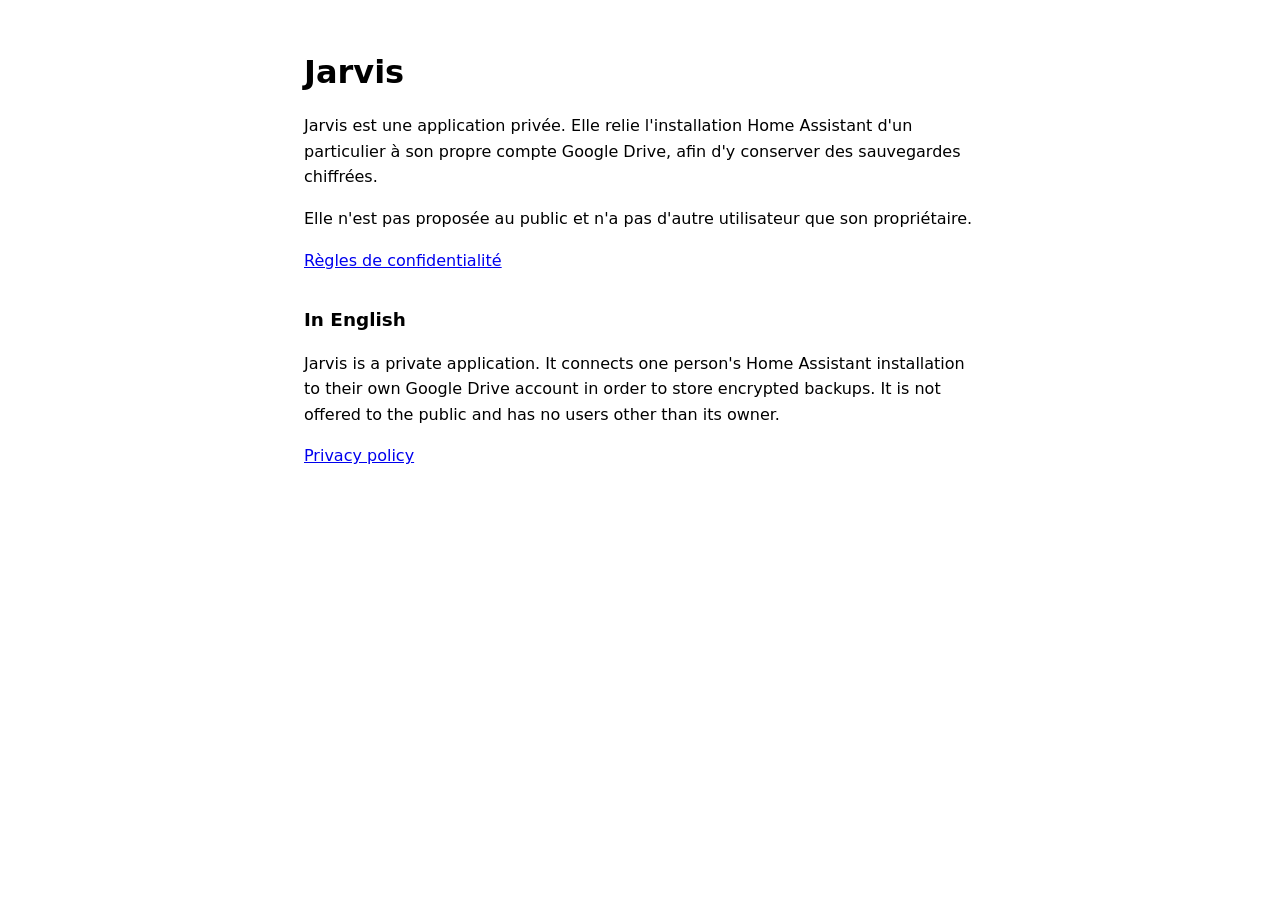
<file: index.html>
<!DOCTYPE html>
<html lang="fr">
<head>
  <meta charset="utf-8">
  <meta name="viewport" content="width=device-width, initial-scale=1">
  <title>Jarvis</title>
  <link rel="stylesheet" href="style.css">
</head>
<body>
  <main>
    <h1>Jarvis</h1>
    <p>Jarvis est une application privée. Elle relie l'installation Home Assistant d'un particulier à son propre compte Google Drive, afin d'y conserver des sauvegardes chiffrées.</p>
    <p>Elle n'est pas proposée au public et n'a pas d'autre utilisateur que son propriétaire.</p>
    <p><a href="privacy.html">Règles de confidentialité</a></p>

    <h2 lang="en">In English</h2>
    <p lang="en">Jarvis is a private application. It connects one person's Home Assistant installation to their own Google Drive account in order to store encrypted backups. It is not offered to the public and has no users other than its owner.</p>
    <p lang="en"><a href="privacy.html#english">Privacy policy</a></p>
  </main>
</body>
</html>
</file>
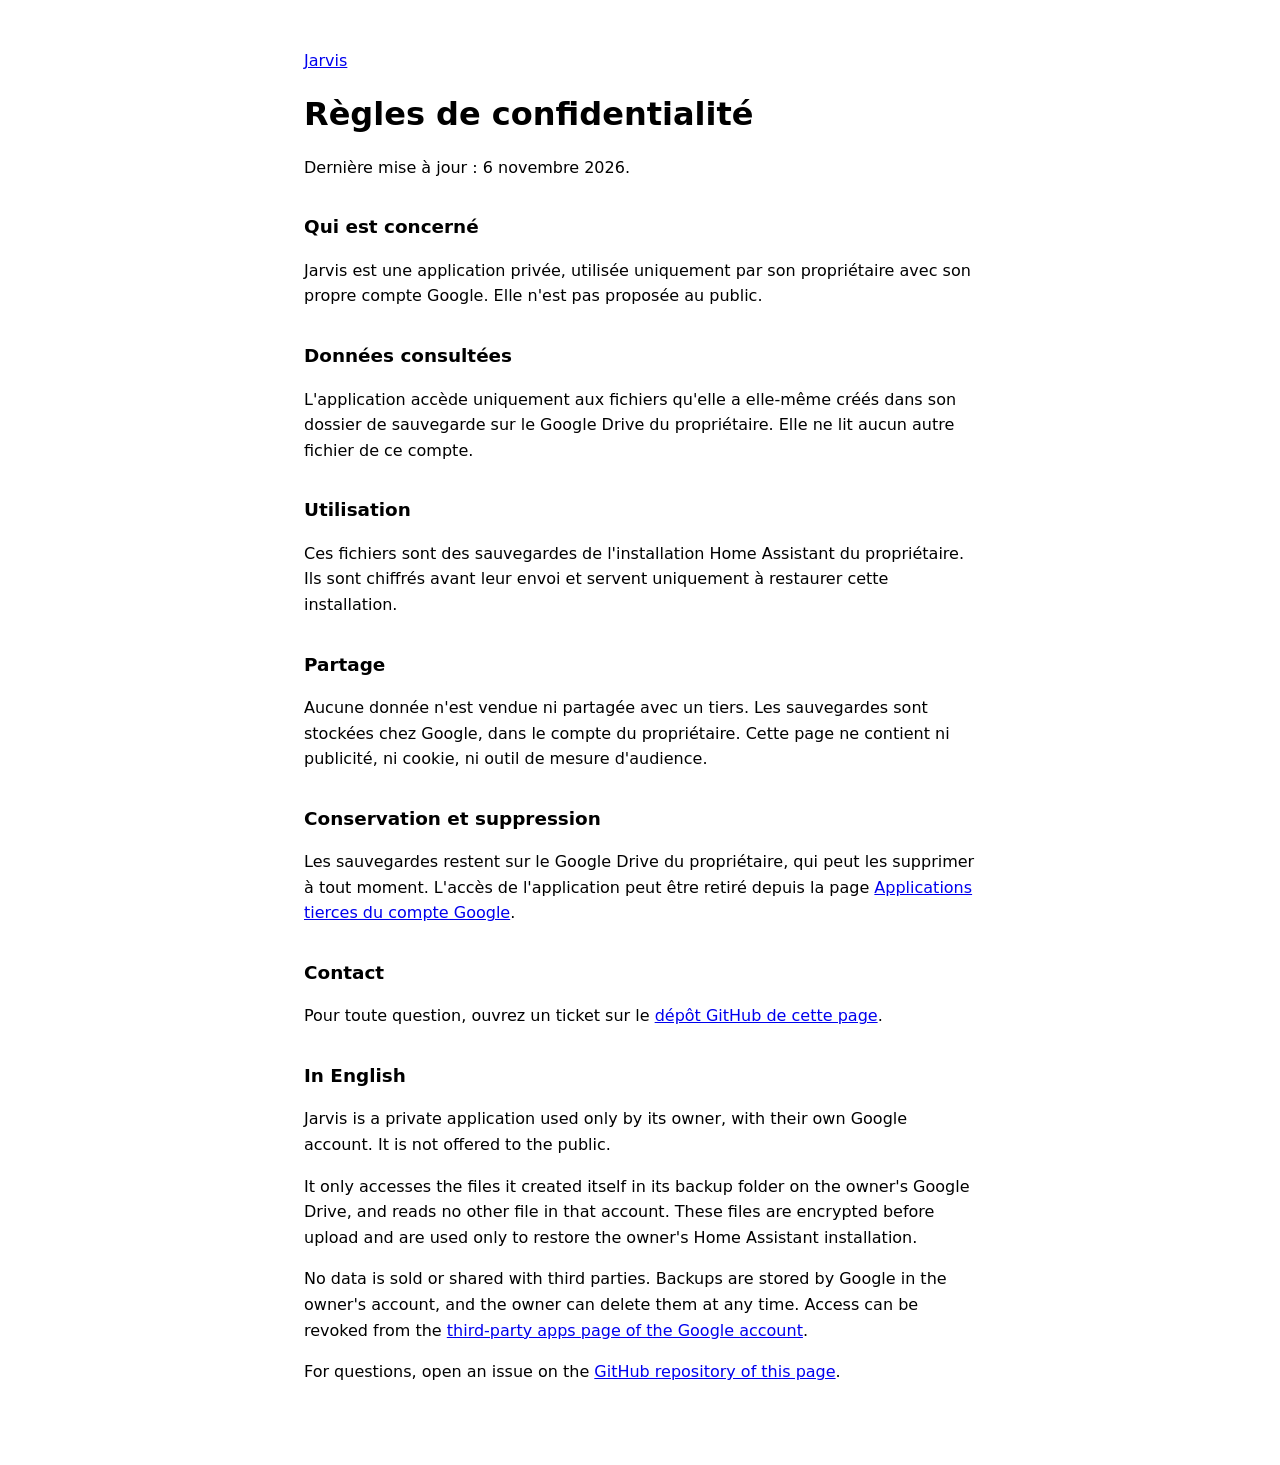
<file: privacy.html>
<!DOCTYPE html>
<html lang="fr">
<head>
  <meta charset="utf-8">
  <meta name="viewport" content="width=device-width, initial-scale=1">
  <title>Jarvis – Règles de confidentialité</title>
  <link rel="stylesheet" href="style.css">
</head>
<body>
  <main>
    <p><a href="index.html">Jarvis</a></p>
    <h1>Règles de confidentialité</h1>
    <p>Dernière mise à jour : 6 novembre 2026.</p>

    <h2>Qui est concerné</h2>
    <p>Jarvis est une application privée, utilisée uniquement par son propriétaire avec son propre compte Google. Elle n'est pas proposée au public.</p>

    <h2>Données consultées</h2>
    <p>L'application accède uniquement aux fichiers qu'elle a elle-même créés dans son dossier de sauvegarde sur le Google Drive du propriétaire. Elle ne lit aucun autre fichier de ce compte.</p>

    <h2>Utilisation</h2>
    <p>Ces fichiers sont des sauvegardes de l'installation Home Assistant du propriétaire. Ils sont chiffrés avant leur envoi et servent uniquement à restaurer cette installation.</p>

    <h2>Partage</h2>
    <p>Aucune donnée n'est vendue ni partagée avec un tiers. Les sauvegardes sont stockées chez Google, dans le compte du propriétaire. Cette page ne contient ni publicité, ni cookie, ni outil de mesure d'audience.</p>

    <h2>Conservation et suppression</h2>
    <p>Les sauvegardes restent sur le Google Drive du propriétaire, qui peut les supprimer à tout moment. L'accès de l'application peut être retiré depuis la page <a href="https://myaccount.google.com/permissions">Applications tierces du compte Google</a>.</p>

    <h2>Contact</h2>
    <p>Pour toute question, ouvrez un ticket sur le <a href="https://github.com/Kevin-Lve/jarvis-info/issues">dépôt GitHub de cette page</a>.</p>

    <h2 id="english" lang="en">In English</h2>
    <div lang="en">
      <p>Jarvis is a private application used only by its owner, with their own Google account. It is not offered to the public.</p>
      <p>It only accesses the files it created itself in its backup folder on the owner's Google Drive, and reads no other file in that account. These files are encrypted before upload and are used only to restore the owner's Home Assistant installation.</p>
      <p>No data is sold or shared with third parties. Backups are stored by Google in the owner's account, and the owner can delete them at any time. Access can be revoked from the <a href="https://myaccount.google.com/permissions">third-party apps page of the Google account</a>.</p>
      <p>For questions, open an issue on the <a href="https://github.com/Kevin-Lve/jarvis-info/issues">GitHub repository of this page</a>.</p>
    </div>
  </main>
</body>
</html>
</file>
<file: style.css>
:root {
  color-scheme: light dark;
}

body {
  margin: 0;
  font-family: system-ui, sans-serif;
  line-height: 1.6;
}

main {
  max-width: 42rem;
  margin: 0 auto;
  padding: 2rem 1.25rem 4rem;
}

h1 {
  line-height: 1.2;
}

h2 {
  margin-top: 2rem;
  font-size: 1.15rem;
}
</file>
